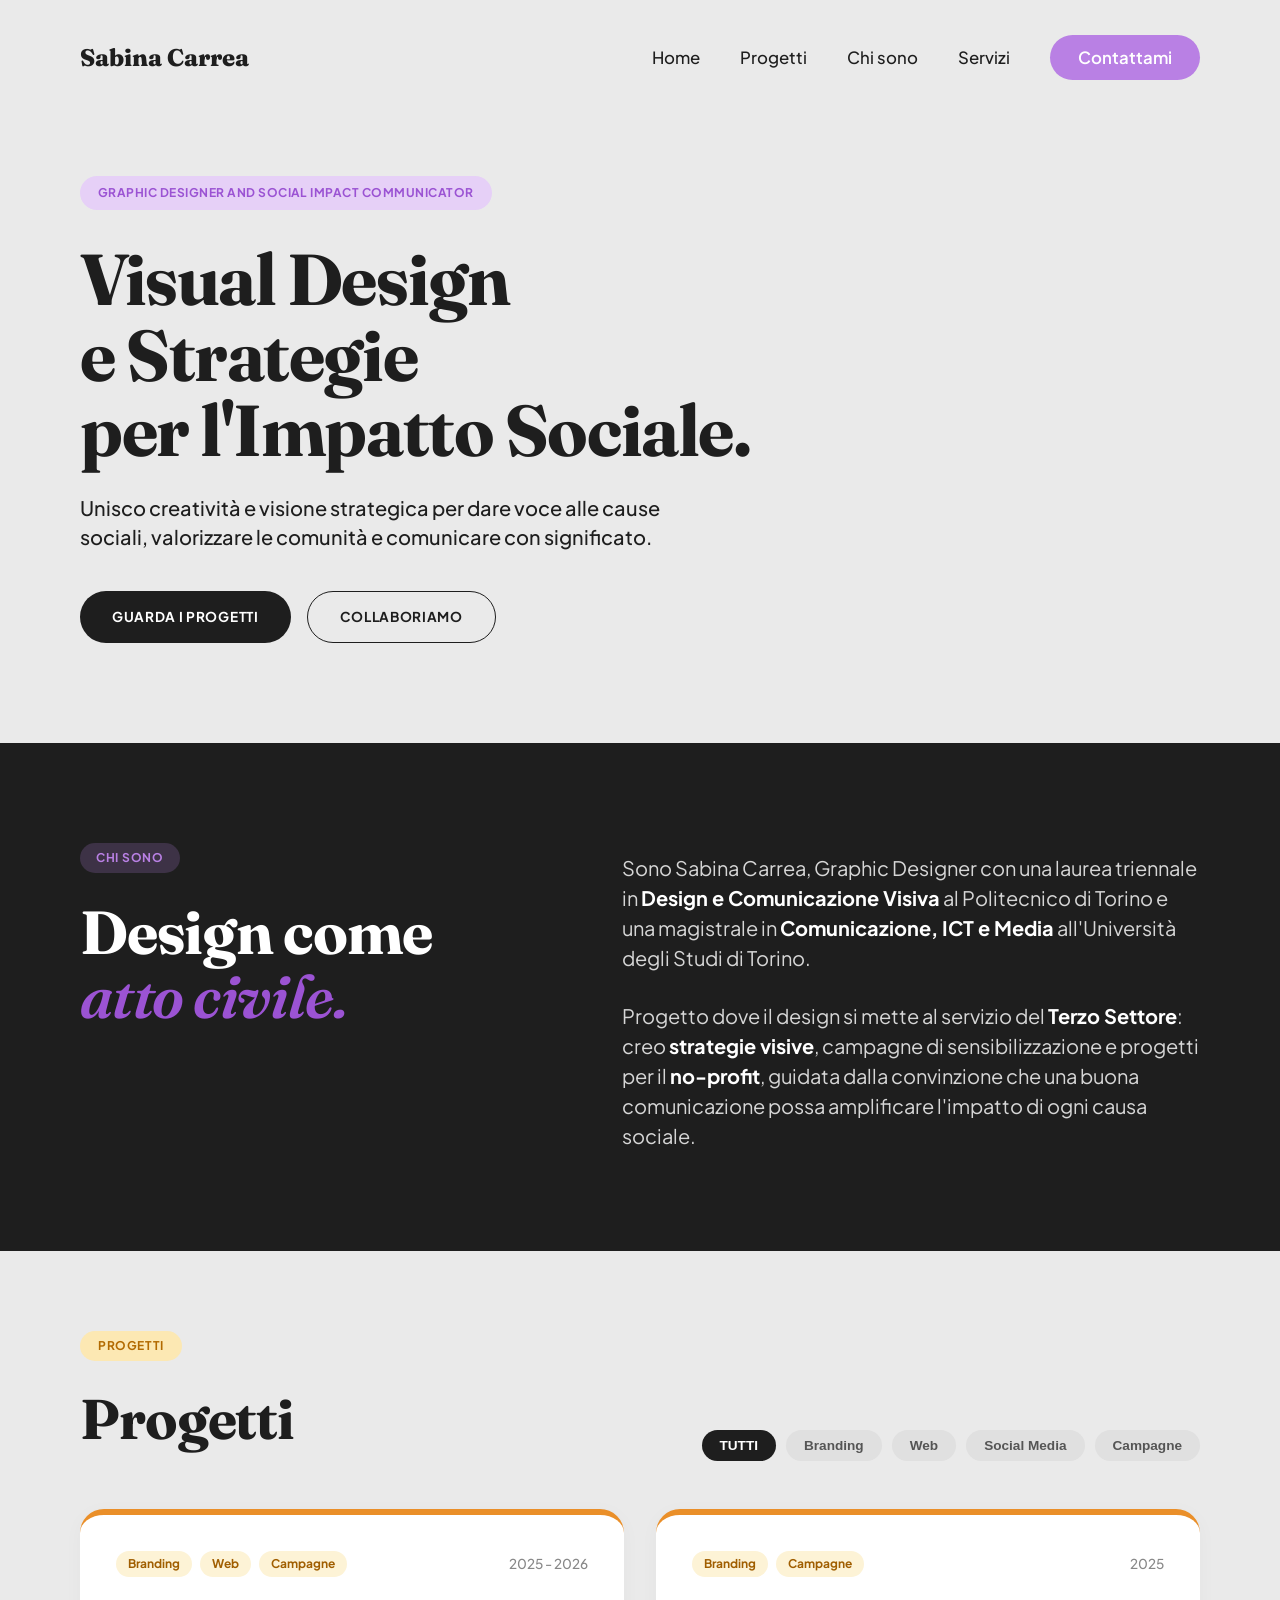
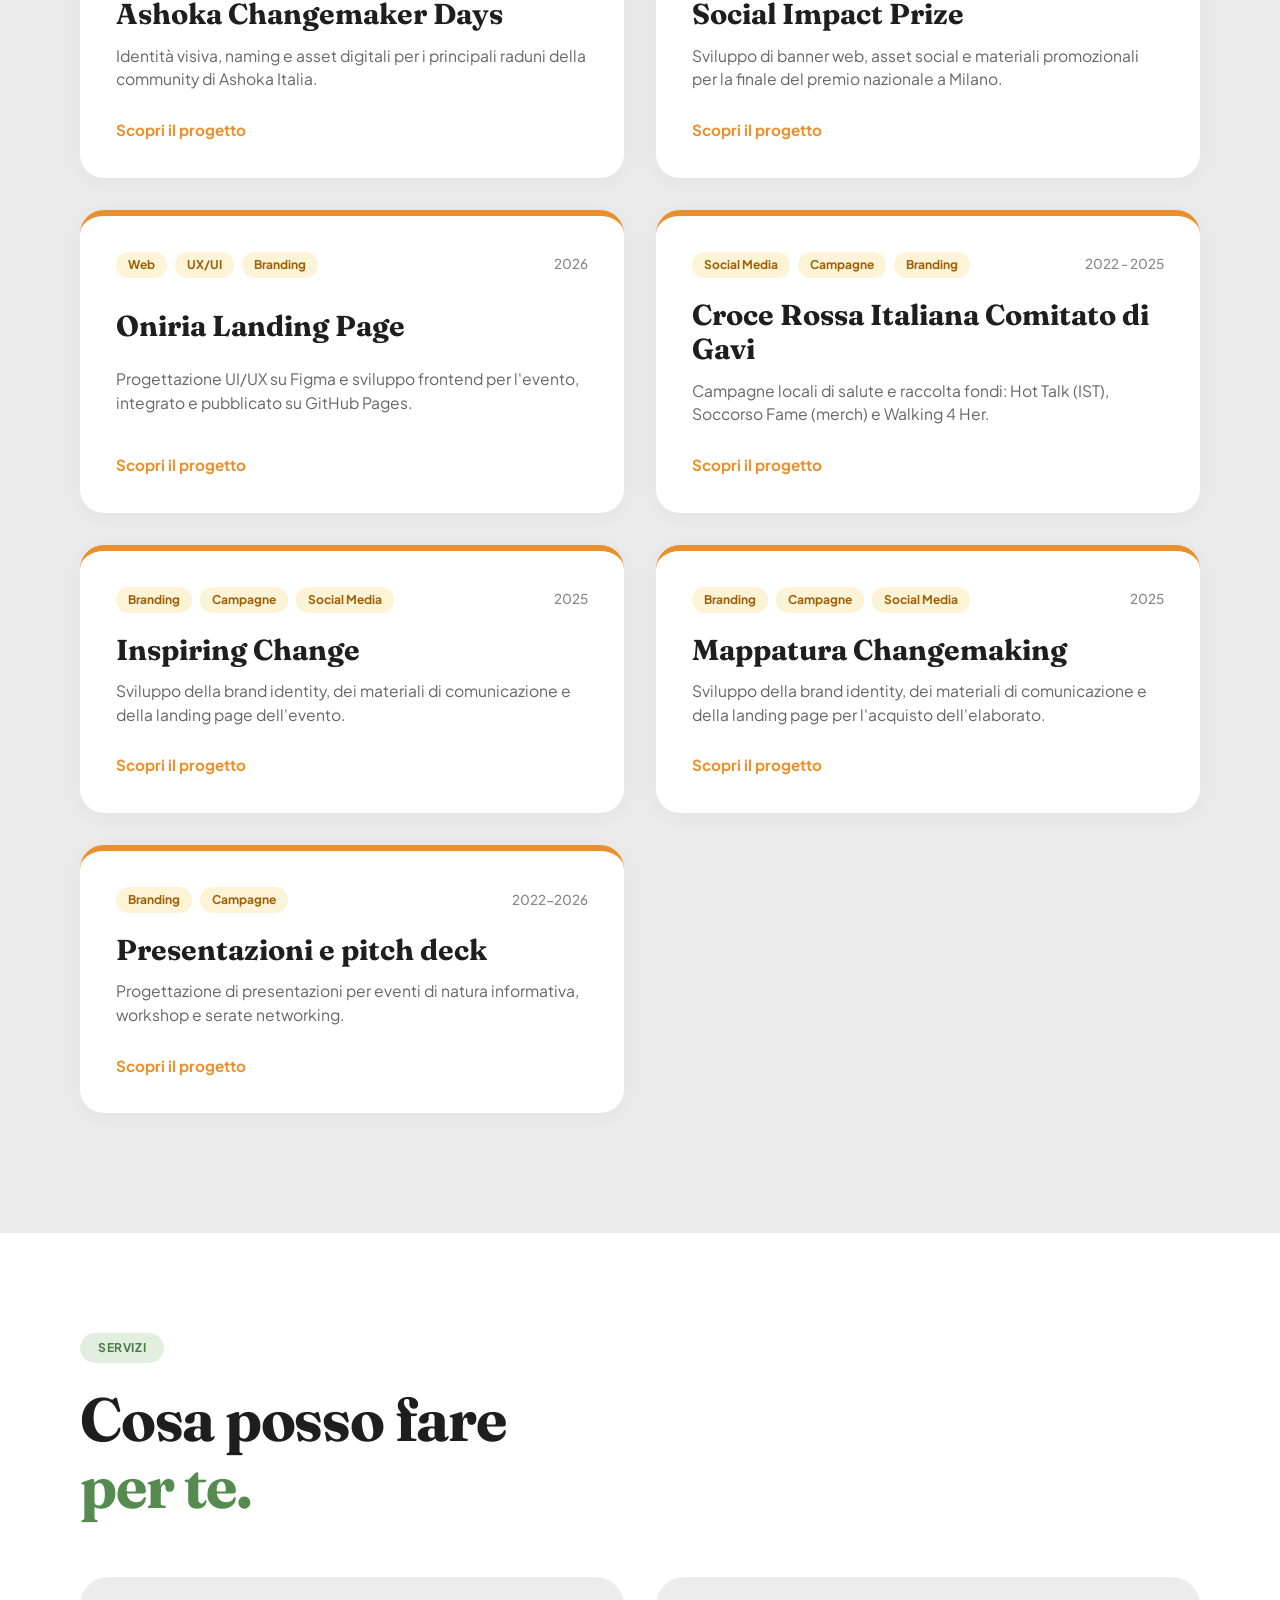
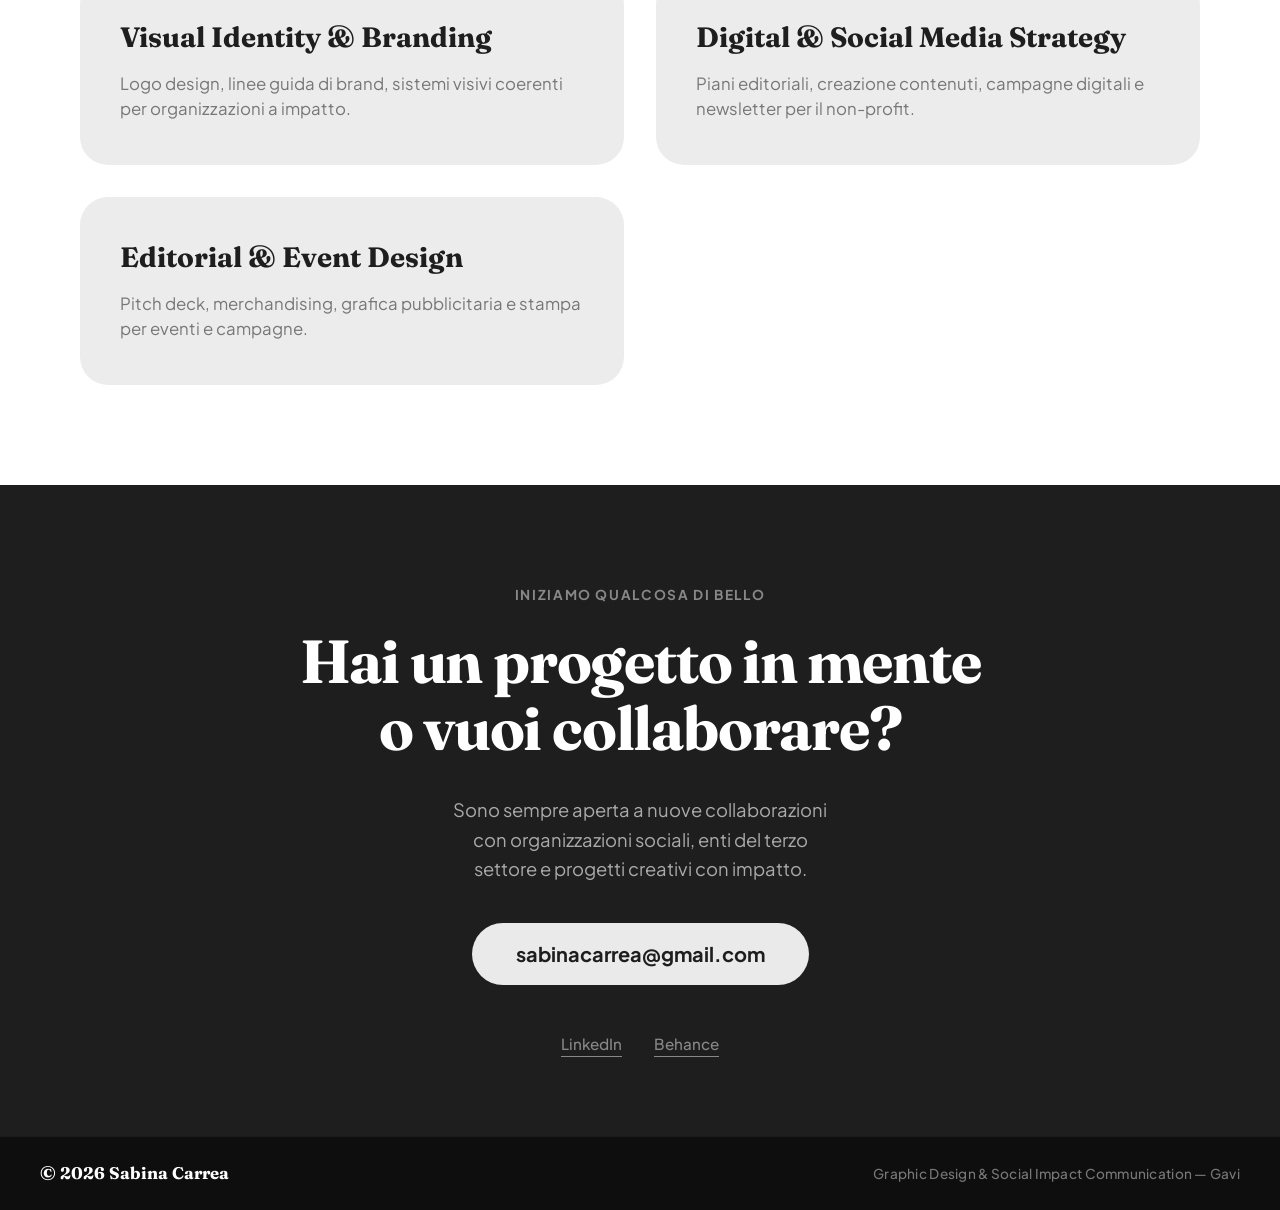
<file: index.html>
<!DOCTYPE html>
<html lang="it">
<head>
  <meta charset="UTF-8">
  <meta name="viewport" content="width=device-width, initial-scale=1.0">
  <title>Sabina Carrea - Portfolio</title>
  <link rel="stylesheet" href="style.css">
  <!-- Google Fonts -->
  <link rel="preconnect" href="https://fonts.googleapis.com">
<link rel="preconnect" href="https://fonts.gstatic.com" crossorigin>
<link href="https://fonts.googleapis.com/css2?family=Fraunces:wght@700;800;900&family=Plus+Jakarta+Sans:wght@400;500;600;700&display=swap" rel="stylesheet">
</head>
<body>

  <!-- NAVBAR -->
  <nav class="navbar">
    <div class="logo">Sabina Carrea</div>

    <button class="menu-toggle" aria-label="Apri menu">
      <span class="bar"></span>
      <span class="bar"></span>
      <span class="bar"></span>
    </button>

    <ul class="nav-links">
      <li><a href="#home">Home</a></li>
      <li><a href="#progetti">Progetti</a></li>
      <li><a href="#chi-sono">Chi sono</a></li>
      <li><a href="#servizi">Servizi</a></li>
      <li><a href="#contatti" class="btn-contattami">Contattami</a></li>
    </ul>
  </nav>

  <!-- HERO SECTION -->
  <section class="hero" id="home">
    <div class="hero-container">
      
      <div class="hero-badge">
        GRAPHIC DESIGNER AND SOCIAL IMPACT COMMUNICATOR
      </div>

      <h1 class="hero-title">
        Visual Design <br>
        e <em>Strategie</em> <br>
        per l'Impatto Sociale.
      </h1>

      <p class="hero-subtitle">
        Unisco creatività e visione strategica per dare voce alle cause sociali, valorizzare le comunità e comunicare con significato.
      </p>

      <div class="hero-actions">
        <a href="#progetti" class="btn-primary">GUARDA I PROGETTI</a>
        <a href="#contatti" class="btn-secondary">COLLABORIAMO</a>
      </div>

    </div>
  </section>

  <!-- SEZIONE CHI SONO -->
  <section class="about-section" id="chi-sono">
    <div class="about-container">
      
      <div class="about-left">
        <div class="about-badge">CHI SONO</div>
        <h2 class="about-title">
          Design come <br>
          <em>atto civile.</em>
        </h2>
      </div>

      <div class="about-right">
        <p class="about-text">
          Sono Sabina Carrea, Graphic Designer con una laurea triennale in 
          <strong>Design e Comunicazione Visiva</strong> al Politecnico di Torino e una magistrale in 
          <strong>Comunicazione, ICT e Media</strong> all'Università degli Studi di Torino.
        </p>

        <p class="about-text">
          Progetto dove il design si mette al servizio del <strong>Terzo Settore</strong>: 
          creo <strong>strategie visive</strong>, campagne di sensibilizzazione e progetti per il <strong>no-profit</strong>, 
          guidata dalla convinzione che una buona comunicazione possa amplificare l'impatto di ogni causa sociale.
        </p>
      </div>

    </div>
  </section>

  <!-- SEZIONE PROGETTI -->
  <section class="projects-section" id="progetti">
    <div class="projects-container">
      
      <div class="projects-header">
        <div class="projects-title-wrapper">
          <span class="projects-badge">PROGETTI</span>
          <h2 class="projects-main-title">Progetti</h2>
        </div>

        <div class="projects-filters">
          <button class="filter-btn active">TUTTI</button>
          <button class="filter-btn">Branding</button>
          <button class="filter-btn">Web</button>
          <button class="filter-btn">Social Media</button>
          <button class="filter-btn">Campagne</button>
        </div>
      </div>

      <div class="projects-grid">

        <article class="project-card">
          <div class="card-header">
            <div class="card-tags">
              <span class="tag">Branding</span>
              <span class="tag">Web</span>
              <span class="tag">Campagne</span>
            </div>
            <span class="card-date">2025 - 2026</span>
          </div>
          <h3 class="card-title">Ashoka Changemaker Days</h3>
          <p class="card-description">
            Identità visiva, naming e asset digitali per i principali raduni della community di Ashoka Italia.
          </p>
          <a href="progetti/cmd/indexcmd.html" class="card-link">Scopri il progetto</a>
        </article>

        <article class="project-card">
          <div class="card-header">
            <div class="card-tags">
              <span class="tag">Branding</span>
              <span class="tag">Campagne</span>
            </div>
            <span class="card-date">2025</span>
          </div>
          <h3 class="card-title">Social Impact Prize</h3>
          <p class="card-description">
            Sviluppo di banner web, asset social e materiali promozionali per la finale del premio nazionale a Milano.
          </p>
          <a href="progetti/SIP/indexsip.html" class="card-link" target="_blank">Scopri il progetto</a>
        </article>

        <article class="project-card">
          <div class="card-header">
            <div class="card-tags">
              <span class="tag">Web</span>
              <span class="tag">UX/UI</span>
              <span class="tag">Branding</span>
            </div>
            <span class="card-date">2026</span>
          </div>
          <h3 class="card-title">Oniria Landing Page</h3>
          <p class="card-description">
            Progettazione UI/UX su Figma e sviluppo frontend per l'evento, integrato e pubblicato su GitHub Pages.
          </p>
          <a href="progetti/oniria/indexoniria.html" class="card-link" target="_blank">Scopri il progetto</a>
        </article>

        <article class="project-card">
          <div class="card-header">
            <div class="card-tags">
              <span class="tag">Social Media</span>
              <span class="tag">Campagne</span>
              <span class="tag">Branding</span>
            </div>
            <span class="card-date">2022 - 2025</span>
          </div>
          <h3 class="card-title">Croce Rossa Italiana Comitato di Gavi</h3>
          <p class="card-description">
            Campagne locali di salute e raccolta fondi: Hot Talk (IST), Soccorso Fame (merch) e Walking 4 Her.
          </p>
          <a href="progetti/Croce Rossa Comitato di Gavi/indexcri.html" class="card-link">Scopri il progetto</a>
        </article>

        <article class="project-card">
          <div class="card-header">
            <div class="card-tags">
              <span class="tag">Branding</span>
              <span class="tag">Campagne</span>
              <span class="tag">Social Media</span>
            </div>
            <span class="card-date">2025</span>
          </div>
          <h3 class="card-title">Inspiring Change</h3>
          <p class="card-description">
            Sviluppo della brand identity, dei materiali di comunicazione e della landing page dell'evento.
          </p>
          <a href="progetti/Inspiringchange/indexinsp.html" class="card-link">Scopri il progetto</a>
        </article>

        <article class="project-card">
          <div class="card-header">
            <div class="card-tags">
              <span class="tag">Branding</span>
              <span class="tag">Campagne</span>
              <span class="tag">Social Media</span>
            </div>
            <span class="card-date">2025</span>
          </div>
          <h3 class="card-title">Mappatura Changemaking</h3>
          <p class="card-description">
            Sviluppo della brand identity, dei materiali di comunicazione e della landing page per l'acquisto dell'elaborato.
          </p>
          <a href="progetti/mappatura/indexmap.html" class="card-link">Scopri il progetto</a>
        </article>

        <article class="project-card">
          <div class="card-header">
            <div class="card-tags">
              <span class="tag">Branding</span>
              <span class="tag">Campagne</span>
            </div>
            <span class="card-date">2022-2026</span>
          </div>
          <h3 class="card-title">Presentazioni e pitch deck</h3>
          <p class="card-description">
            Progettazione di presentazioni per eventi di natura informativa, workshop e serate networking.
          </p>
          <a href="progetti/presentazioni/indexpres.html" class="card-link">Scopri il progetto</a>
        </article>

      </div> 
    </div> 
  </section>

  <!-- SEZIONE SERVIZI -->
  <section class="services-section" id="servizi">
    <div class="services-container">
      
      <div class="services-header">
        <span class="services-badge">SERVIZI</span>
        <h2 class="services-title">
          Cosa posso fare <br>
          <span class="highlight-green">per te.</span>
        </h2>
      </div>

      <div class="services-grid">

        <div class="service-card">
          <h3 class="service-card-title">Visual Identity & Branding</h3>
          <p class="service-card-desc">
            Logo design, linee guida di brand, sistemi visivi coerenti per organizzazioni a impatto.
          </p>
        </div>

        <div class="service-card">
          <h3 class="service-card-title">Digital & Social Media Strategy</h3>
          <p class="service-card-desc">
            Piani editoriali, creazione contenuti, campagne digitali e newsletter per il non-profit.
          </p>
        </div>

        <div class="service-card">
          <h3 class="service-card-title">Editorial & Event Design</h3>
          <p class="service-card-desc">
            Pitch deck, merchandising, grafica pubblicitaria e stampa per eventi e campagne.
          </p>
        </div>

      </div>

    </div>
  </section>

  <!-- FOOTER -->
  <footer class="site-footer" id="contatti">
    
    <div class="footer-cta-container">
      <span class="footer-subtitle">INIZIAMO QUALCOSA DI BELLO</span>
      
      <h2 class="footer-title">
        Hai un progetto in mente <br>
        o vuoi collaborare?
      </h2>

      <p class="footer-description">
        Sono sempre aperta a nuove collaborazioni <br>
        con organizzazioni sociali, enti del terzo <br>
        settore e progetti creativi con impatto.
      </p>

      <a href="mailto:sabinacarrea@gmail.com" class="footer-email-btn">
        sabinacarrea@gmail.com
      </a>

      <div class="footer-socials">
        <a href="https://www.linkedin.com/in/sabina-carrea-513774183/" target="_blank" class="social-link">LinkedIn</a>
        <a href="https://www.behance.net/sabinacarrea" target="_blank" class="social-link">Behance</a>
      </div>
    </div>

    <div class="footer-bottom">
      <div class="footer-bottom-container">
        <div class="copyright">© 2026 Sabina Carrea</div>
        <div class="footer-tagline">Graphic Design & Social Impact Communication — Gavi</div>
      </div>
    </div>

  </footer>

  <script src="script.js"></script>
</body>
</html>
</file>
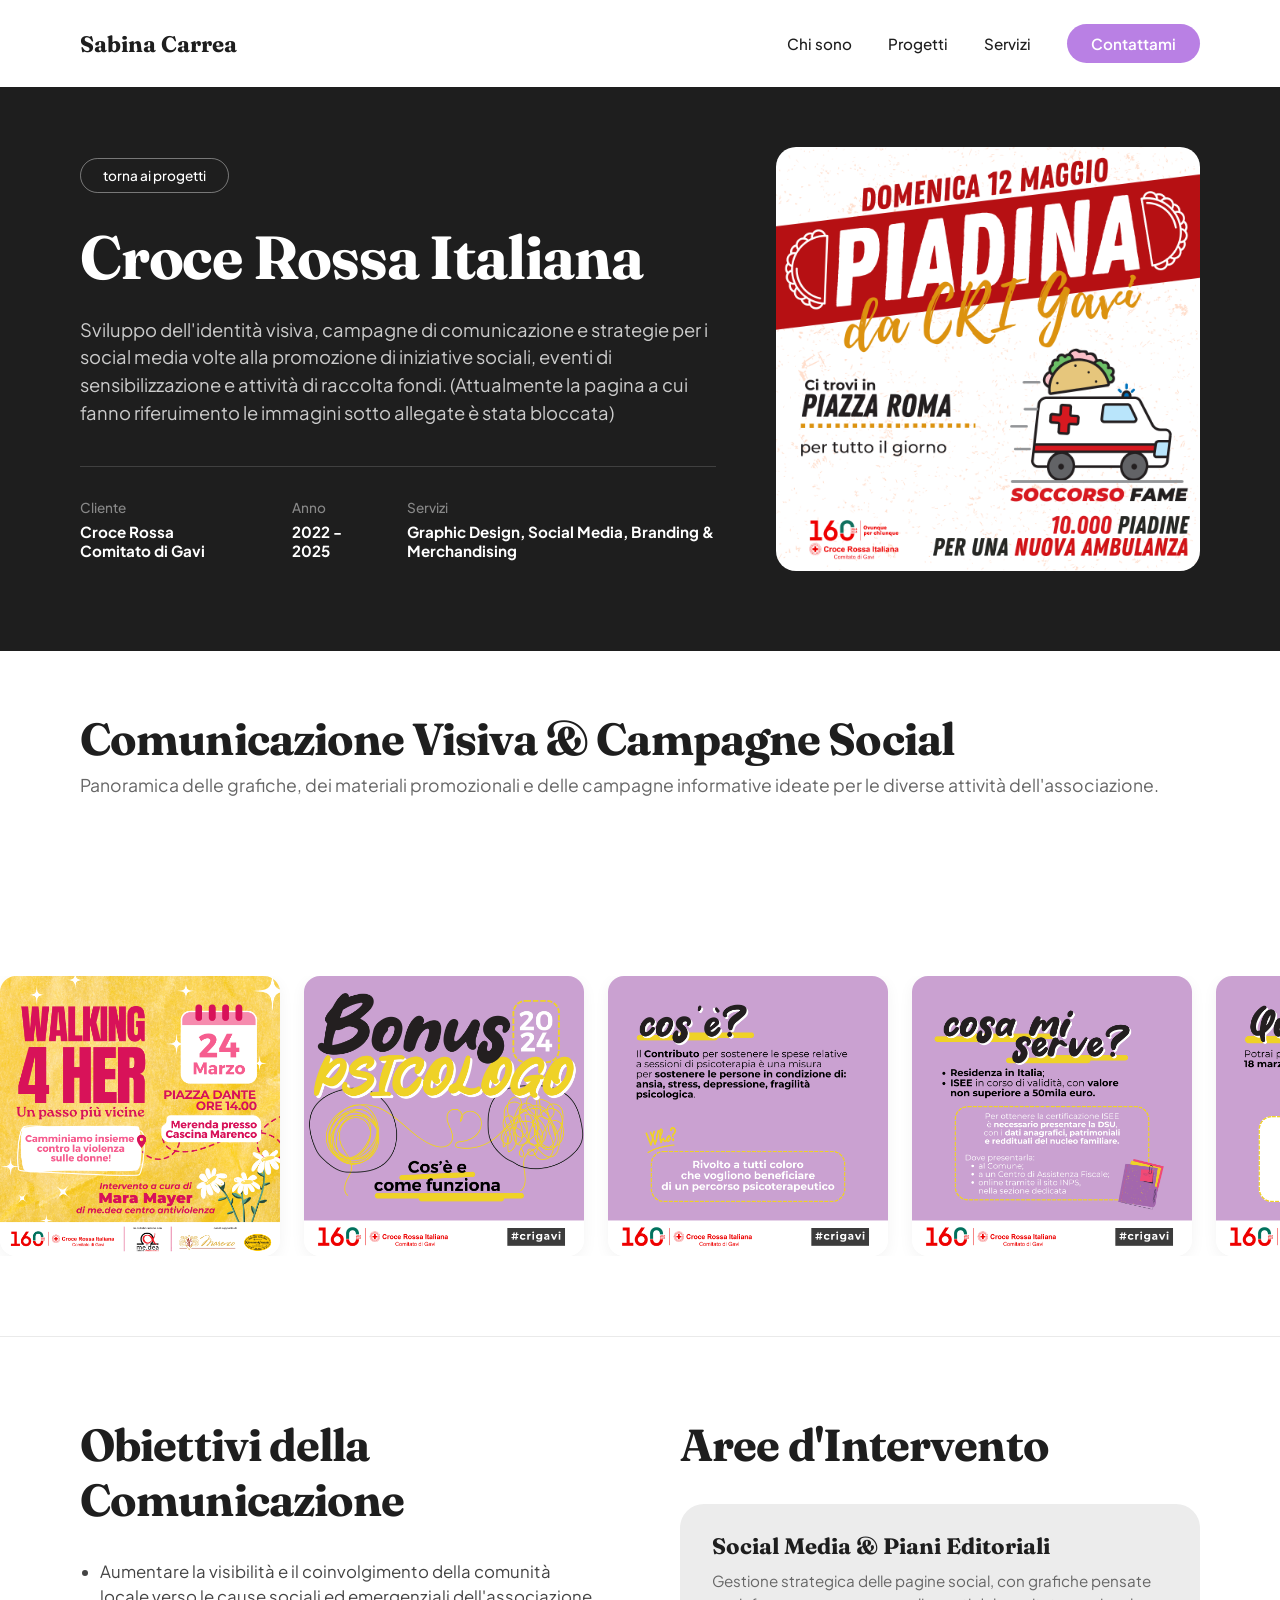
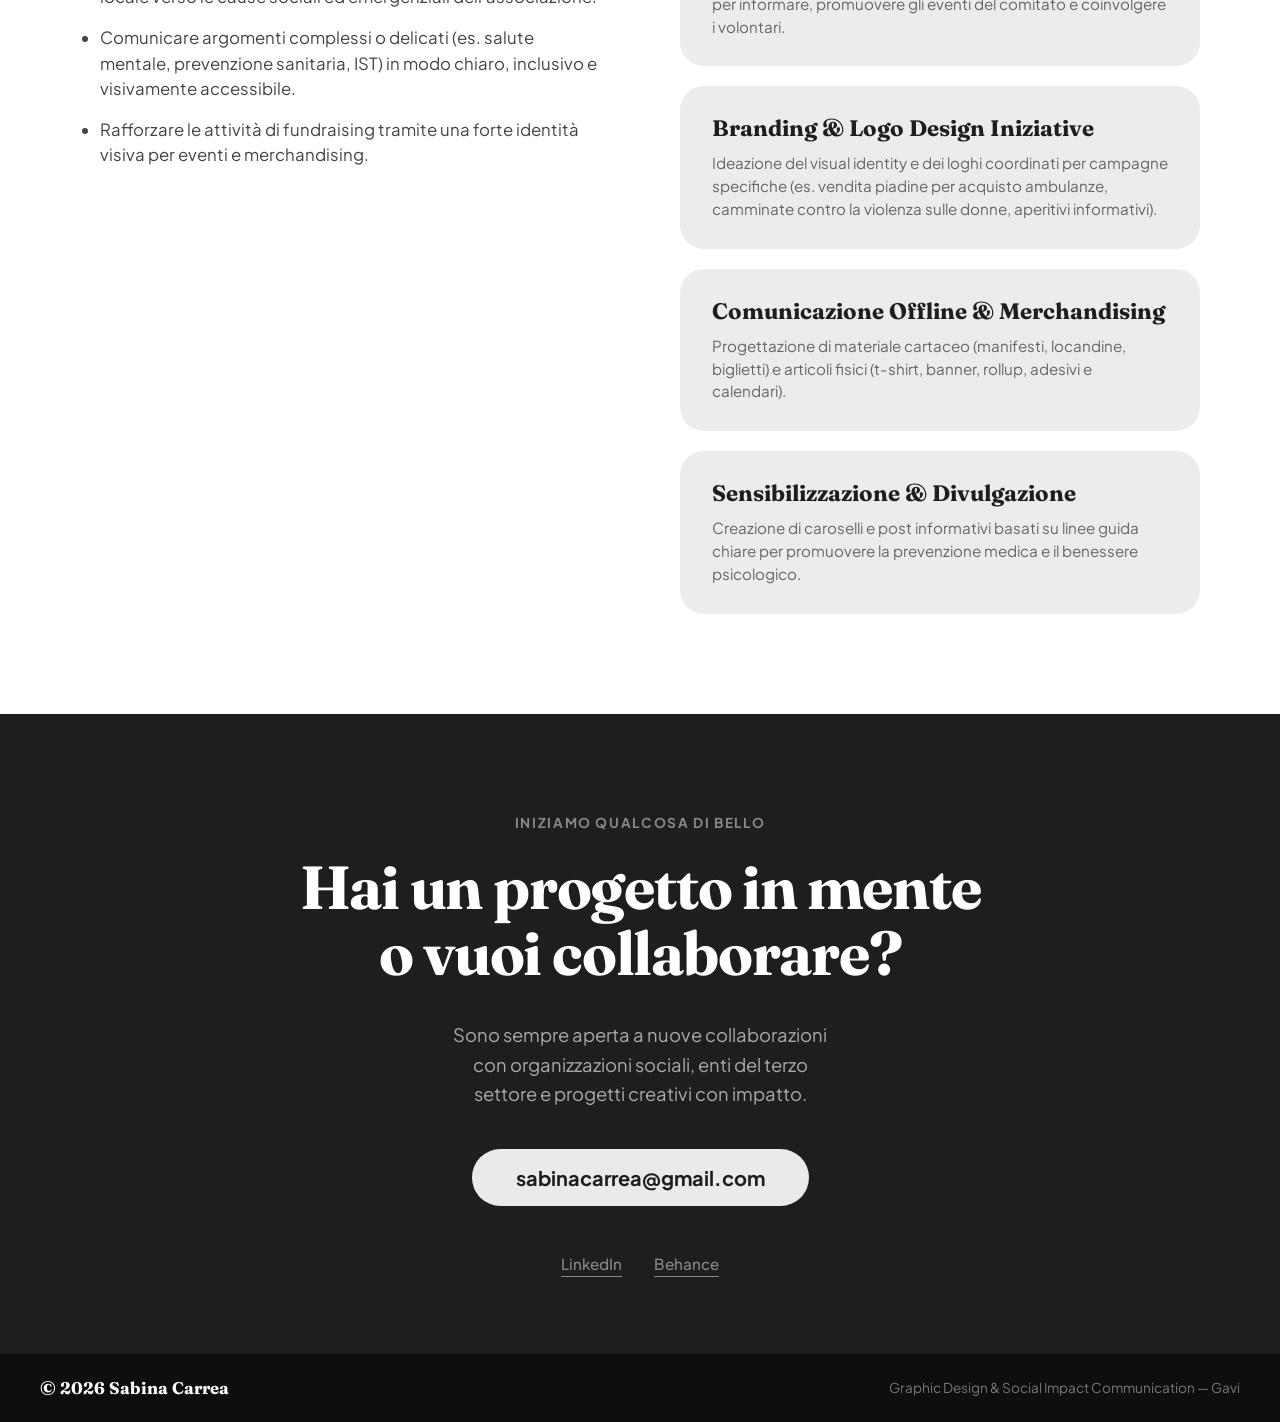
<file: progetti/Croce Rossa Comitato di Gavi/indexcri.html>
<!DOCTYPE html>
<html lang="it">
<head>
  <meta charset="UTF-8">
  <meta name="viewport" content="width=device-width, initial-scale=1.0">
  <title>Croce Rossa Italiana - Sabina Carrea</title>
  <link rel="stylesheet" href="../style.css">
  <link rel="preconnect" href="https://fonts.googleapis.com">
  <link rel="preconnect" href="https://fonts.gstatic.com" crossorigin>
  <link href="https://fonts.googleapis.com/css2?family=Fraunces:wght@700&family=Plus+Jakarta+Sans:wght@400;500;600;700;800&display=swap" rel="stylesheet">
</head>
<body>

<header class="navbar">
  <a href="../../index.html" class="logo">Sabina Carrea</a>
  
  <!-- BOTTONE HAMBURGER MOBILE -->
  <button class="nav-toggle" id="navToggle" aria-label="Apri menu">
    <span></span>
    <span></span>
    <span></span>
  </button>

  <nav class="nav-links" id="navLinks">
    <a href="../../index.html#chi-sono">Chi sono</a>
    <a href="../../index.html#progetti">Progetti</a>
    <a href="../../index.html#servizi">Servizi</a>
    <a href="../../index.html#contatti" class="btn-contattami">Contattami</a>
  </nav>
</header>

  <section class="project-hero">
    <div class="project-hero-container">
      
      <div class="hero-left-content">
        <div class="project-nav-buttons">
          <a href="../../index.html#progetti" class="btn-back">torna ai progetti</a>
        </div>

        <h1 class="project-title">Croce Rossa Italiana</h1>
        <p class="project-overview">
          Sviluppo dell'identità visiva, campagne di comunicazione e strategie per i social media volte alla promozione di iniziative sociali, eventi di sensibilizzazione e attività di raccolta fondi. (Attualmente la pagina a cui fanno riferuimento le immagini sotto allegate è stata bloccata)
        </p>

        <hr class="hero-divider">

        <div class="project-meta">
          <div class="meta-item">
            <span class="meta-label">Cliente</span>
            <span class="meta-value">Croce Rossa Comitato di Gavi</span>
          </div>
          <div class="meta-item">
            <span class="meta-label">Anno</span>
            <span class="meta-value">2022 - 2025</span>
          </div>
          <div class="meta-item">
            <span class="meta-label">Servizi</span>
            <span class="meta-value">Graphic Design, Social Media, Branding & Merchandising</span>
          </div>
        </div>
      </div>

      <div class="hero-right-image">
        <img src="immagini/piada.png" alt="Iniziative e Comunicazione Croce Rossa Italiana">
      </div>

    </div>
  </section>

  <section class="gallery-section">
    <div class="gallery-container">
      <div class="gallery-header">
        <h2 class="gallery-title">Comunicazione Visiva & Campagne Social</h2>
        <p class="gallery-subtitle">
          Panoramica delle grafiche, dei materiali promozionali e delle campagne informative ideate per le diverse attività dell'associazione.
        </p>
      </div>
    </div>
  </section>

  <!-- CAROSELLO INFINITO FULL WIDTH -->
  <section class="square-carousel-section">
    <div class="carousel-container">
      <div class="carousel-track">
        
        <!-- Blocco Immagini Principale -->
        <div class="carousel-item-square"><img src="immagini/wfh.png" alt="Campagna CRI"></div>
        <div class="carousel-item-square"><img src="immagini/bs1.png" alt="Campagna CRI"></div>
        <div class="carousel-item-square"><img src="immagini/bs2.png" alt="Campagna CRI"></div>
        <div class="carousel-item-square"><img src="immagini/bs3.png" alt="Campagna CRI"></div>
        <div class="carousel-item-square"><img src="immagini/bs4.png" alt="Campagna CRI"></div>
        <div class="carousel-item-square"><img src="immagini/bs5.png" alt="Campagna CRI"></div>
        <div class="carousel-item-square"><img src="immagini/bs6.png" alt="Campagna CRI"></div>
        <div class="carousel-item-square"><img src="immagini/dca1.png" alt="Campagna CRI"></div>
        <div class="carousel-item-square"><img src="immagini/dca2.png" alt="Campagna CRI"></div>
        <div class="carousel-item-square"><img src="immagini/dca3.png" alt="Campagna CRI"></div>
        <div class="carousel-item-square"><img src="immagini/dca4.png" alt="Campagna CRI"></div>
        <div class="carousel-item-square"><img src="immagini/seno1.png" alt="Campagna CRI"></div>
        <div class="carousel-item-square"><img src="immagini/seno2.png" alt="Campagna CRI"></div>
        <div class="carousel-item-square"><img src="immagini/seno3.png" alt="Campagna CRI"></div>
        <div class="carousel-item-square"><img src="immagini/seno4.png" alt="Campagna CRI"></div>
        <div class="carousel-item-square"><img src="immagini/isv1.png" alt="Campagna CRI"></div>
        <div class="carousel-item-square"><img src="immagini/isv2.png" alt="Campagna CRI"></div>
        <div class="carousel-item-square"><img src="immagini/isv3.png" alt="Campagna CRI"></div>
        <div class="carousel-item-square"><img src="immagini/isv4.png" alt="Campagna CRI"></div>
        <div class="carousel-item-square"><img src="immagini/isv5.png" alt="Campagna CRI"></div>
        <div class="carousel-item-square"><img src="immagini/isv6.png" alt="Campagna CRI"></div>
        <div class="carousel-item-square"><img src="immagini/roll up.png" alt="Campagna CRI"></div>
        <div class="carousel-item-square"><img src="immagini/tshirtht.png" alt="Campagna CRI"></div>
        <div class="carousel-item-square"><img src="immagini/5x1000.png" alt="Campagna CRI"></div>

        <!-- Duplicazione Identica per Loop Continuo -->
        <div class="carousel-item-square"><img src="immagini/wfh.png" alt="Campagna CRI"></div>
        <div class="carousel-item-square"><img src="immagini/bs1.png" alt="Campagna CRI"></div>
        <div class="carousel-item-square"><img src="immagini/bs2.png" alt="Campagna CRI"></div>
        <div class="carousel-item-square"><img src="immagini/bs3.png" alt="Campagna CRI"></div>
        <div class="carousel-item-square"><img src="immagini/bs4.png" alt="Campagna CRI"></div>
        <div class="carousel-item-square"><img src="immagini/bs5.png" alt="Campagna CRI"></div>
        <div class="carousel-item-square"><img src="immagini/bs6.png" alt="Campagna CRI"></div>
        <div class="carousel-item-square"><img src="immagini/dca1.png" alt="Campagna CRI"></div>
        <div class="carousel-item-square"><img src="immagini/dca2.png" alt="Campagna CRI"></div>
        <div class="carousel-item-square"><img src="immagini/dca3.png" alt="Campagna CRI"></div>
        <div class="carousel-item-square"><img src="immagini/dca4.png" alt="Campagna CRI"></div>
        <div class="carousel-item-square"><img src="immagini/seno1.png" alt="Campagna CRI"></div>
        <div class="carousel-item-square"><img src="immagini/seno2.png" alt="Campagna CRI"></div>
        <div class="carousel-item-square"><img src="immagini/seno3.png" alt="Campagna CRI"></div>
        <div class="carousel-item-square"><img src="immagini/seno4.png" alt="Campagna CRI"></div>
        <div class="carousel-item-square"><img src="immagini/isv1.png" alt="Campagna CRI"></div>
        <div class="carousel-item-square"><img src="immagini/isv2.png" alt="Campagna CRI"></div>
        <div class="carousel-item-square"><img src="immagini/isv3.png" alt="Campagna CRI"></div>
        <div class="carousel-item-square"><img src="immagini/isv4.png" alt="Campagna CRI"></div>
        <div class="carousel-item-square"><img src="immagini/isv5.png" alt="Campagna CRI"></div>
        <div class="carousel-item-square"><img src="immagini/isv6.png" alt="Campagna CRI"></div>
        <div class="carousel-item-square"><img src="immagini/roll up.png" alt="Campagna CRI"></div>
        <div class="carousel-item-square"><img src="immagini/tshirtht.png" alt="Campagna CRI"></div>
        <div class="carousel-item-square"><img src="immagini/5x1000.png" alt="Campagna CRI"></div>

      </div>
    </div>
  </section>

  <section class="project-details">
    <div class="project-details-container">
      
      <div class="details-left">
        <h2 class="section-title">Obiettivi della Comunicazione</h2>
        <ul class="goals-list">
          <li>Aumentare la visibilità e il coinvolgimento della comunità locale verso le cause sociali ed emergenziali dell'associazione.</li>
          <li>Comunicare argomenti complessi o delicati (es. salute mentale, prevenzione sanitaria, IST) in modo chiaro, inclusivo e visivamente accessibile.</li>
          <li>Rafforzare le attività di fundraising tramite una forte identità visiva per eventi e merchandising.</li>
        </ul>
      </div>

      <div class="details-right">
        <h2 class="section-title">Aree d'Intervento</h2>

        <div class="process-steps">
          <div class="process-card">
            <h3 class="process-title">Social Media & Piani Editoriali</h3>
            <p class="process-desc">
              Gestione strategica delle pagine social, con grafiche pensate per informare, promuovere gli eventi del comitato e coinvolgere i volontari.
            </p>
          </div>

          <div class="process-card">
            <h3 class="process-title">Branding & Logo Design Iniziative</h3>
            <p class="process-desc">
              Ideazione del visual identity e dei loghi coordinati per campagne specifiche (es. vendita piadine per acquisto ambulanze, camminate contro la violenza sulle donne, aperitivi informativi).
            </p>
          </div>

          <div class="process-card">
            <h3 class="process-title">Comunicazione Offline & Merchandising</h3>
            <p class="process-desc">
              Progettazione di materiale cartaceo (manifesti, locandine, biglietti) e articoli fisici (t-shirt, banner, rollup, adesivi e calendari).
            </p>
          </div>

          <div class="process-card">
            <h3 class="process-title">Sensibilizzazione & Divulgazione</h3>
            <p class="process-desc">
              Creazione di caroselli e post informativi basati su linee guida chiare per promuovere la prevenzione medica e il benessere psicologico.
            </p>
          </div>
        </div>
      </div>

    </div>
  </section>

  <footer class="site-footer" id="contatti">
    <div class="footer-cta-container">
      <span class="footer-subtitle">INIZIAMO QUALCOSA DI BELLO</span>
      
      <h2 class="footer-title">
        Hai un progetto in mente <br>
        o vuoi collaborare?
      </h2>

      <p class="footer-description">
        Sono sempre aperta a nuove collaborazioni <br>
        con organizzazioni sociali, enti del terzo <br>
        settore e progetti creativi con impatto.
      </p>

      <a href="mailto:sabinacarrea@gmail.com" class="footer-email-btn">
        sabinacarrea@gmail.com
      </a>

      <div class="footer-socials">
        <a href="https://www.linkedin.com/in/sabina-carrea-513774183/" target="_blank" class="social-link">LinkedIn</a>
        <a href="https://www.behance.net/sabinacarrea" target="_blank" class="social-link">Behance</a>
      </div>
    </div>

    <div class="footer-bottom">
      <div class="footer-bottom-container">
        <div class="copyright">© 2026 Sabina Carrea</div>
        <div class="footer-tagline">Graphic Design & Social Impact Communication — Gavi</div>
      </div>
    </div>
  </footer>


<script>
  const navToggle = document.getElementById('navToggle');
  const navLinks = document.getElementById('navLinks');

  navToggle.addEventListener('click', () => {
    navToggle.classList.toggle('active');
    navLinks.classList.toggle('active');
  });
</script>

</body>
</html>
</file>
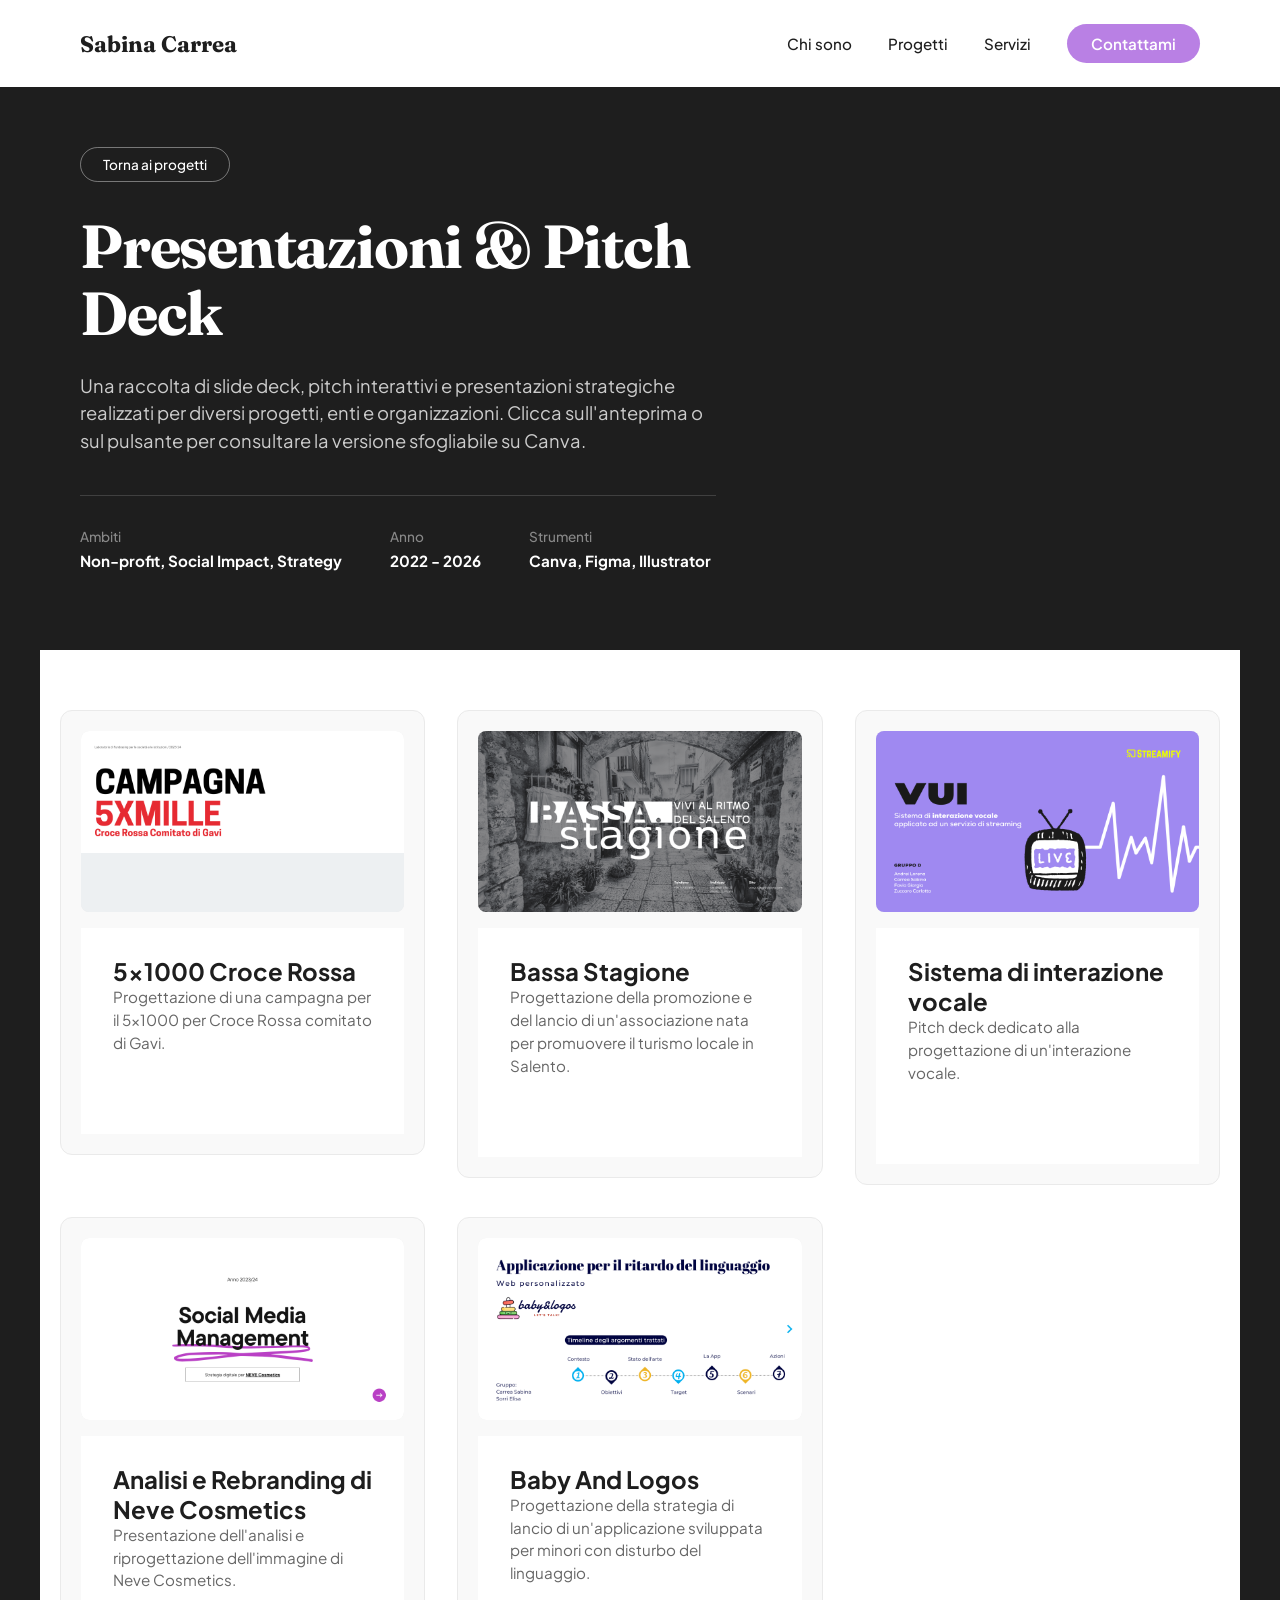
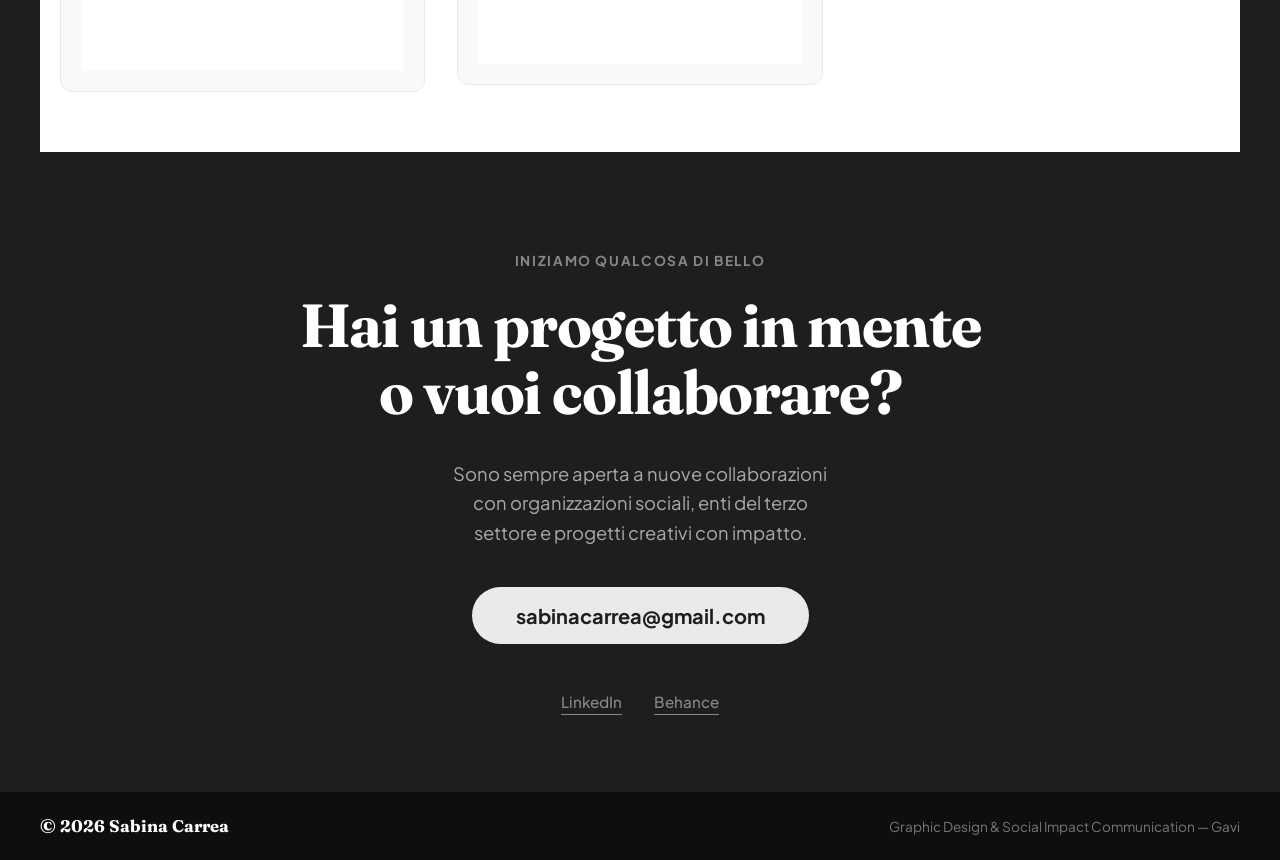
<file: progetti/presentazioni/indexpres.html>
<!DOCTYPE html>
<html lang="it">
<head>
  <meta charset="UTF-8">
  <meta name="viewport" content="width=device-width, initial-scale=1.0">
  <title>Presentazioni & Deck - Sabina Carrea</title>
  <link rel="stylesheet" href="../style.css">
  
  <!-- Google Fonts: Fraunces e Plus Jakarta Sans -->
  <link rel="preconnect" href="https://fonts.googleapis.com">
  <link rel="preconnect" href="https://fonts.gstatic.com" crossorigin>
  <link href="https://fonts.googleapis.com/css2?family=Fraunces:wght@700&family=Plus+Jakarta+Sans:wght@400;500;600;700;800&display=swap" rel="stylesheet">
</head>
<body>

  <!-- NAVBAR CHIARA -->
  <header class="navbar">
    <div class="logo">Sabina Carrea</div>
    <nav class="nav-links">
      <a href="../../index.html#chi-sono">Chi sono</a>
      <a href="../../index.html#progetti">Progetti</a>
      <a href="../../index.html#servizi">Servizi</a>
      <a href="../../index.html#contatti" class="btn-contattami">Contattami</a>
    </nav>
  </header>

  <main>
    <!-- HERO PROGETTO (SCURA) -->
    <section class="project-hero">
      <div class="project-hero-container">
        
        <!-- COLONNA SINISTRA: TESTI E METADATI -->
        <div class="hero-left-content">
          
          <!-- BOTTONI -->
          <div class="project-nav-buttons" style="display: flex; gap: 12px; margin-bottom: 32px;">
            <a href="../../index.html#progetti" class="btn-back">Torna ai progetti</a>
          </div>

          <!-- TITOLO E DESCRIZIONE -->
          <h1 class="project-title">Presentazioni & Pitch Deck</h1>
          <p class="project-overview">
            Una raccolta di slide deck, pitch interattivi e presentazioni strategiche realizzati per diversi progetti, enti e organizzazioni. Clicca sull'anteprima o sul pulsante per consultare la versione sfogliabile su Canva.
          </p>

          <hr class="hero-divider">

          <!-- METADATI -->
          <div class="project-meta">
            <div class="meta-item">
              <span class="meta-label">Ambiti</span>
              <span class="meta-value">Non-profit, Social Impact, Strategy</span>
            </div>
            <div class="meta-item">
              <span class="meta-label">Anno</span>
              <span class="meta-value">2022 - 2026</span>
            </div>
            <div class="meta-item">
              <span class="meta-label">Strumenti</span>
              <span class="meta-value">Canva, Figma, Illustrator</span>
            </div>
          </div>

        </div>
      </div>
    </section>

    <!-- GRIGLIA CARDS PRESENTAZIONI -->
    <section class="gallery-section" style="padding: 60px 20px; max-width: 1200px; margin: 0 auto;">
      <div class="gallery-grid" style="display: grid; grid-template-columns: repeat(auto-fit, minmax(320px, 1fr)); gap: 32px;">
        
        <!-- PRESENTAZIONE 1 -->
        <article class="gallery-item" style="background: #f9f9f9; padding: 20px; border-radius: 12px;">
          <a href="https://canva.link/jahw3qlotf13cov" target="_blank" rel="noopener noreferrer" style="text-decoration: none; display: block;">
            <div class="mockup-container" style="overflow: hidden; border-radius: 8px; margin-bottom: 16px;">
              <img src="immagini/LAb Fundrasing.png" alt="Anteprima Campagna 5x1000 Croce Rossa" style="width: 100%; height: auto; display: block; transition: transform 0.3s ease;">
            </div>
          </a>
          <div class="gallery-caption">
            <h2>5x1000 Croce Rossa</h2>
            <p style="margin-bottom: 16px;">Progettazione di una campagna per il 5x1000 per Croce Rossa comitato di Gavi.</p>
            <a href="https://canva.link/jahw3qlotf13cov" target="_blank" rel="noopener noreferrer" class="btn-back" style="display: inline-block;">Apri su Canva ↗</a>
          </div>
        </article>

        <!-- PRESENTAZIONE 2 -->
        <article class="gallery-item" style="background: #f9f9f9; padding: 20px; border-radius: 12px;">
          <a href="https://canva.link/f3jftfuedekiai8" target="_blank" rel="noopener noreferrer" style="text-decoration: none; display: block;">
            <div class="mockup-container" style="overflow: hidden; border-radius: 8px; margin-bottom: 16px;">
              <img src="immagini/bassa stagione.png" alt="Anteprima Progetto Bassa Stagione" style="width: 100%; height: auto; display: block; transition: transform 0.3s ease;">
            </div>
          </a>
          <div class="gallery-caption">
            <h2>Bassa Stagione</h2>
            <p style="margin-bottom: 16px;">Progettazione della promozione e del lancio di un'associazione nata per promuovere il turismo locale in Salento.</p>
            <a href="https://canva.link/f3jftfuedekiai8" target="_blank" rel="noopener noreferrer" class="btn-back" style="display: inline-block;">Apri su Canva ↗</a>
          </div>
        </article>

        <!-- PRESENTAZIONE 3 -->
        <article class="gallery-item" style="background: #f9f9f9; padding: 20px; border-radius: 12px;">
          <a href="https://canva.link/u9vwnktf3lbz314" target="_blank" rel="noopener noreferrer" style="text-decoration: none; display: block;">
            <div class="mockup-container" style="overflow: hidden; border-radius: 8px; margin-bottom: 16px;">
              <img src="immagini/live.png" alt="Anteprima Pitch Deck Sistema di Interazione Vocale" style="width: 100%; height: auto; display: block; transition: transform 0.3s ease;">
            </div>
          </a>
          <div class="gallery-caption">
            <h2>Sistema di interazione vocale</h2>
            <p style="margin-bottom: 16px;">Pitch deck dedicato alla progettazione di un'interazione vocale.</p>
            <a href="https://canva.link/u9vwnktf3lbz314" target="_blank" rel="noopener noreferrer" class="btn-back" style="display: inline-block;">Apri su Canva ↗</a>
          </div>
        </article>

        <!-- PRESENTAZIONE 4 -->
        <article class="gallery-item" style="background: #f9f9f9; padding: 20px; border-radius: 12px;">
          <a href="https://canva.link/3s8ggnvw98l03rd" target="_blank" rel="noopener noreferrer" style="text-decoration: none; display: block;">
            <div class="mockup-container" style="overflow: hidden; border-radius: 8px; margin-bottom: 16px;">
              <img src="immagini/neve.png" alt="Anteprima Rebranding Neve Cosmetics" style="width: 100%; height: auto; display: block; transition: transform 0.3s ease;">
            </div>
          </a>
          <div class="gallery-caption">
            <h2>Analisi e Rebranding di Neve Cosmetics</h2>
            <p style="margin-bottom: 16px;">Presentazione dell'analisi e riprogettazione dell'immagine di Neve Cosmetics.</p>
            <a href="https://canva.link/3s8ggnvw98l03rd" target="_blank" rel="noopener noreferrer" class="btn-back" style="display: inline-block;">Apri su Canva ↗</a>
          </div>
        </article>

        <!-- PRESENTAZIONE 5 -->
        <article class="gallery-item" style="background: #f9f9f9; padding: 20px; border-radius: 12px;">
          <a href="https://canva.link/9853zb3qhtodic3" target="_blank" rel="noopener noreferrer" style="text-decoration: none; display: block;">
            <div class="mockup-container" style="overflow: hidden; border-radius: 8px; margin-bottom: 16px;">
              <img src="immagini/Prova progetto web sicuro.png" alt="Anteprima Strategia Baby And Logos" style="width: 100%; height: auto; display: block; transition: transform 0.3s ease;">
            </div>
          </a>
          <div class="gallery-caption">
            <h2>Baby And Logos</h2>
            <p style="margin-bottom: 16px;">Progettazione della strategia di lancio di un'applicazione sviluppata per minori con disturbo del linguaggio.</p>
            <a href="https://canva.link/9853zb3qhtodic3" target="_blank" rel="noopener noreferrer" class="btn-back" style="display: inline-block;">Apri su Canva ↗</a>
          </div>
        </article>

      </div>
    </section>
  </main>

  <!-- FOOTER SCURO -->
  <footer class="site-footer" id="contatti">
    <div class="footer-cta-container">
      <span class="footer-subtitle">INIZIAMO QUALCOSA DI BELLO</span>
      
      <h2 class="footer-title">
        Hai un progetto in mente <br>
        o vuoi collaborare?
      </h2>

      <p class="footer-description">
        Sono sempre aperta a nuove collaborazioni <br>
        con organizzazioni sociali, enti del terzo <br>
        settore e progetti creativi con impatto.
      </p>

      <a href="mailto:sabinacarrea@gmail.com" class="footer-email-btn">
        sabinacarrea@gmail.com
      </a>

      <div class="footer-socials">
        <a href="https://www.linkedin.com/in/sabina-carrea-513774183/" target="_blank" rel="noopener noreferrer" class="social-link">LinkedIn</a>
        <a href="https://www.behance.net/sabinacarrea" target="_blank" rel="noopener noreferrer" class="social-link">Behance</a>
      </div>
    </div>

    <div class="footer-bottom">
      <div class="footer-bottom-container">
        <div class="copyright">© 2026 Sabina Carrea</div>
        <div class="footer-tagline">Graphic Design & Social Impact Communication — Gavi</div>
      </div>
    </div>
  </footer>

</body>
</html>
</file>
<file: style.css>
/* --- PALETTE E FONTS --- */
:root {
  --bg-color: #EAEAEA;
  --text-dark: #1E1E1E;
  --btn-purple: #B980E4;
  --badge-bg: #E6D0F7;
  --badge-text: #9B53D3;
  
  --font-serif: 'Fraunces', Georgia, serif;
  --font-sans: 'Plus Jakarta Sans', sans-serif;
}

* {
  box-sizing: border-box;
  margin: 0;
  padding: 0;
}

html, body {
  max-width: 100%;
  overflow-x: hidden;
}

html {
  scroll-behavior: smooth;
}

body {
  background-color: var(--bg-color);
  color: var(--text-dark);
  font-family: var(--font-sans);
  line-height: 1.5;
  -webkit-font-smoothing: antialiased;
}

/* --- NAVBAR --- */
.navbar {
  display: flex;
  justify-content: space-between;
  align-items: center;
  padding: 40px 80px;
  max-width: 1400px;
  margin: 0 auto;
  position: relative;
  z-index: 1000;
}

.logo {
  font-family: var(--font-serif);
  font-weight: 800;
  font-size: 1.5rem;
  color: var(--text-dark);
  text-decoration: none;
}

/* BOTTONE HAMBURGER */
.menu-toggle {
  display: none;
  flex-direction: column;
  justify-content: space-between;
  width: 30px;
  height: 20px;
  background: transparent;
  border: none;
  cursor: pointer;
  padding: 0;
  z-index: 1001;
}

.bar {
  width: 100%;
  height: 3px;
  background-color: var(--text-dark);
  border-radius: 4px;
  transition: all 0.3s ease;
}

.menu-toggle.active .bar:nth-child(1) {
  transform: translateY(8.5px) rotate(45deg);
}

.menu-toggle.active .bar:nth-child(2) {
  opacity: 0;
}

.menu-toggle.active .bar:nth-child(3) {
  transform: translateY(-8.5px) rotate(-45deg);
}

/* LINK NAVBAR */
.nav-links {
  display: flex;
  align-items: center;
  gap: 40px;
  list-style: none;
}

.nav-links a {
  text-decoration: none;
  color: var(--text-dark);
  font-weight: 500;
  font-size: 1.05rem;
  transition: opacity 0.2s ease;
}

.nav-links a:hover {
  opacity: 0.7;
}

.btn-contattami {
  background-color: var(--btn-purple);
  color: #FFFFFF !important;
  padding: 12px 28px;
  border-radius: 999px;
  font-weight: 600 !important;
  transition: transform 0.2s ease !important;
}

.btn-contattami:hover {
  transform: translateY(-2px);
}

/* --- HERO SECTION --- */
.hero {
  max-width: 1400px;
  margin: 0 auto;
  padding: 60px 80px 100px 80px;
  display: flex;
  align-items: center;
  justify-content: flex-start;
}

.hero-container {
  max-width: 800px;
}

.hero-badge {
  display: inline-block;
  background-color: var(--badge-bg);
  color: var(--badge-text);
  font-size: 0.75rem;
  font-weight: 700;
  letter-spacing: 0.04em;
  padding: 8px 18px;
  border-radius: 999px;
  margin-bottom: 32px;
}

.hero-title {
  font-family: var(--font-serif);
  font-size: 4.5rem;
  font-weight: 700;
  line-height: 1.05;
  color: var(--text-dark);
  letter-spacing: -0.02em;
  margin-bottom: 24px;
}

.hero-title em {
font-family: var(--font-serif);
  font-style: normal;
  font-weight: 700;
}

.hero-subtitle {
  font-size: 1.25rem;
  color: var(--text-dark);
  max-width: 620px;
  margin-bottom: 40px;
  font-weight: 500;
  line-height: 1.45;
}

.hero-actions {
  display: flex;
  align-items: center;
  gap: 16px;
}

.btn-primary {
  background-color: var(--text-dark);
  color: #FFFFFF;
  text-decoration: none;
  font-size: 0.85rem;
  font-weight: 700;
  letter-spacing: 0.05em;
  padding: 16px 32px;
  border-radius: 999px;
  display: inline-block;
  text-align: center;
}

.btn-secondary {
  background-color: transparent;
  color: var(--text-dark);
  text-decoration: none;
  font-size: 0.85rem;
  font-weight: 700;
  letter-spacing: 0.05em;
  padding: 15px 32px;
  border-radius: 999px;
  border: 1.5px solid var(--text-dark);
  display: inline-block;
  text-align: center;
}

/* --- SEZIONE CHI SONO --- */
.about-section { 
  background-color: #1E1E1E;
  color: #EAEAEA;
  padding: 100px 80px;
  font-family: var(--font-sans);
}


.about-container {
  max-width: 1300px;
  margin: 0 auto;
  display: grid;
  grid-template-columns: 1fr 1.2fr;
  gap: 60px;
  align-items: start;
}

.about-badge {
  display: inline-block;
  background-color: rgba(185, 128, 228, 0.2);
  color: #B980E4;
  font-size: 0.75rem;
  font-weight: 700;
  letter-spacing: 0.06em;
  padding: 6px 16px;
  border-radius: 999px;
  margin-bottom: 28px;
}

.about-title {
  font-family: var(--font-serif);
  font-size: 3.8rem;
  font-weight: 700;
  line-height: 1.05;
  color: #FFFFFF;
  letter-spacing: -0.02em;
}

.about-title em {
  font-family: var(--font-serif);
  font-weight: 600;
  color: #9B53D3;
}

.about-right {
  display: flex;
  flex-direction: column;
  gap: 28px;
  padding-top: 10px;
}

.about-text {
  font-size: 1.25rem;
  line-height: 1.5;
  color: #D6D6D6;
  font-weight: 400;
}

.about-text strong {
  color: #FFFFFF;
  font-weight: 700;
}

/* --- SEZIONE PROGETTI --- */
.projects-section {
  background-color: #EAEAEA;
  padding: 80px 80px 120px 80px;
  font-family: var(--font-sans);
  color: #1E1E1E;
}

.projects-container {
  max-width: 1300px;
  margin: 0 auto;
}

.projects-header {
  display: flex;
  justify-content: space-between;
  align-items: flex-end;
  margin-bottom: 48px;
}

.projects-badge {
  display: inline-block;
  background-color: #FCE8B3;
  color: #B26A00;
  font-size: 0.75rem;
  font-weight: 700;
  letter-spacing: 0.05em;
  padding: 6px 18px;
  border-radius: 999px;
  margin-bottom: 16px;
}

.projects-main-title {
  font-family: var(--font-serif);
  font-size: 3.5rem;
  font-weight: 700;
  color: #1E1E1E;
  margin: 0;
  letter-spacing: -0.02em;
}

.projects-filters {
  display: flex;
  gap: 10px;
  flex-wrap: wrap;
}

.filter-btn {
  background-color: #E0E0E0;
  border: none;
  color: #555555;
  padding: 8px 18px;
  border-radius: 999px;
  font-size: 0.85rem;
  font-weight: 600;
  cursor: pointer;
  transition: all 0.2s ease;
}

.filter-btn.active {
  background-color: #1E1E1E;
  color: #FFFFFF;
}

.filter-btn:hover:not(.active) {
  background-color: #D0D0D0;
}

.projects-grid {
  display: grid;
  grid-template-columns: repeat(2, 1fr);
  gap: 32px;
}

.project-card {
  background-color: #FFFFFF;
  border-radius: 24px;
  padding: 36px;
  border-top: 6px solid #EA8F29;
  box-shadow: 0 4px 20px rgba(0, 0, 0, 0.03);
  display: flex;
  flex-direction: column;
  justify-content: space-between;
  transition: transform 0.3s ease, opacity 0.3s ease, box-shadow 0.2s ease;
}

.project-card:hover {
  transform: translateY(-4px);
  box-shadow: 0 8px 30px rgba(0, 0, 0, 0.08);
}

.card-header {
  display: flex;
  justify-content: space-between;
  align-items: center;
  margin-bottom: 20px;
}

.card-tags {
  display: flex;
  gap: 8px;
  flex-wrap: wrap;
}

.tag {
  background-color: #FDF3D6;
  color: #A05E00;
  font-size: 0.75rem;
  font-weight: 700;
  padding: 4px 12px;
  border-radius: 999px;
}

.card-date {
  font-size: 0.85rem;
  color: #888888;
  font-weight: 500;
}

.card-title {
  font-family: var(--font-serif);
  font-size: 1.8rem;
  font-weight: 700;
  color: #1E1E1E;
  margin-bottom: 12px;
  line-height: 1.2;
}

.card-description {
  font-size: 0.98rem;
  color: #666666;
  line-height: 1.5;
  margin-bottom: 28px;
}

.card-link {
  color: #EA8F29;
  text-decoration: none;
  font-weight: 700;
  font-size: 0.95rem;
  transition: opacity 0.2s ease;
}

.card-link:hover {
  opacity: 0.8;
}

/* --- SEZIONE SERVIZI --- */
.services-section {
  background-color: #FFFFFF;
  padding: 100px 80px;
  font-family: var(--font-sans);
  color: #1E1E1E;
}

.services-container {
  max-width: 1300px;
  margin: 0 auto;
}

.services-badge {
  display: inline-block;
  background-color: #E2EFE0;
  color: #4B7846;
  font-size: 0.75rem;
  font-weight: 700;
  letter-spacing: 0.05em;
  padding: 6px 18px;
  border-radius: 999px;
  margin-bottom: 24px;
}

.services-title {
  font-family: var(--font-serif);
  font-size: 3.8rem;
  font-weight: 700;
  line-height: 1.1;
  color: #1E1E1E;
  margin-bottom: 56px;
  letter-spacing: -0.02em;
}

.services-title .highlight-green {
  color: #558B4E;
}

.services-grid {
  display: grid;
  grid-template-columns: repeat(2, 1fr);
  gap: 32px;
}

.service-card {
  background-color: #ECECEC;
  border-radius: 28px;
  padding: 44px 40px;
  display: flex;
  flex-direction: column;
  justify-content: center;
  transition: transform 0.2s ease, background-color 0.2s ease;
}

.service-card:hover {
  transform: translateY(-3px);
  background-color: #E4E4E4;
}

.service-card-title {
  font-family: var(--font-serif);
  font-size: 1.75rem;
  font-weight: 700;
  color: #1E1E1E;
  margin-bottom: 16px;
  line-height: 1.2;
}

.service-card-desc {
  font-size: 1.05rem;
  color: #777777;
  line-height: 1.5;
  font-weight: 400;
}

/* --- FOOTER --- */
.site-footer {
  background-color: #1E1E1E;
  color: #FFFFFF;
  font-family: var(--font-sans);
  text-align: center;
  padding-top: 100px;
}

.footer-cta-container {
  max-width: 800px;
  margin: 0 auto;
  padding: 0 24px 80px 24px;
  display: flex;
  flex-direction: column;
  align-items: center;
}

.footer-subtitle {
  font-size: 0.85rem;
  font-weight: 700;
  letter-spacing: 0.12em;
  color: #888888;
  margin-bottom: 24px;
  text-transform: uppercase;
}

.footer-title {
  font-family: var(--font-serif);
  font-size: 3.8rem;
  font-weight: 700;
  line-height: 1.1;
  color: #FFFFFF;
  letter-spacing: -0.02em;
  margin-bottom: 32px;
}

.footer-description {
  font-size: 1.15rem;
  color: #AAAAAA;
  line-height: 1.6;
  font-weight: 400;
  margin-bottom: 40px;
}

.footer-email-btn {
  background-color: #EAEAEA;
  color: #1E1E1E;
  text-decoration: none;
  font-size: 1.25rem;
  font-weight: 700;
  padding: 16px 44px;
  border-radius: 999px;
  margin-bottom: 48px;
  transition: transform 0.2s ease, background-color 0.2s ease;
}

.footer-email-btn:hover {
  transform: translateY(-2px);
  background-color: #FFFFFF;
}

.footer-socials {
  display: flex;
  gap: 32px;
}

.social-link {
  color: #888888;
  text-decoration: underline;
  text-underline-offset: 6px;
  font-size: 0.95rem;
  font-weight: 500;
  transition: color 0.2s ease;
}

.social-link:hover {
  color: #FFFFFF;
}

.footer-bottom {
  background-color: #0E0E0E;
  padding: 24px 0;
  border-top: 1px solid rgba(255, 255, 255, 0.05);
}

.footer-bottom-container {
  max-width: 1300px;
  margin: 0 auto;
  padding: 0 40px;
  display: flex;
  justify-content: space-between;
  align-items: center;
  font-size: 0.85rem;
  color: #777777;
}

.copyright {
  font-family: var(--font-serif);
  font-weight: 700;
  font-size: 1.05rem;
  color: #FFFFFF;
}

.footer-tagline {
  font-weight: 500;
  letter-spacing: 0.02em;
}

/* --- MEDIA QUERIES --- */
@media (max-width: 1024px) {
  .navbar { padding: 30px 40px; }
  .hero { padding: 40px 40px 80px 40px; }
  .hero-title { font-size: 3.5rem; }
  .about-section, .projects-section, .services-section { padding: 80px 40px; }
  .about-container { grid-template-columns: 1fr; gap: 32px; }
  .about-title { font-size: 3rem; }
  .services-grid { grid-template-columns: 1fr; }
}

@media (max-width: 768px) {
  .navbar {
    display: flex !important;
    flex-direction: row !important;
    justify-content: space-between !important;
    align-items: center !important;
    padding: 20px 24px !important;
    width: 100% !important;
  }

  .logo { font-size: 1.3rem; }
  .menu-toggle { display: flex !important; }

  .nav-links {
    display: flex !important;
    flex-direction: column !important;
    position: absolute;
    top: 100%;
    left: 0;
    width: 100%;
    background-color: var(--bg-color);
    padding: 24px 20px 32px 20px;
    gap: 20px;
    box-shadow: 0 15px 30px rgba(0, 0, 0, 0.12);
    border-radius: 0 0 20px 20px;
    text-align: center;
    opacity: 0;
    visibility: hidden;
    pointer-events: none;
    transform: translateY(-15px);
    transition: all 0.3s cubic-bezier(0.25, 1, 0.5, 1);
  }

  .nav-links.active {
    opacity: 1 !important;
    visibility: visible !important;
    pointer-events: auto !important;
    transform: translateY(0) !important;
  }

  .nav-links a {
    font-size: 1.1rem;
    padding: 8px 0;
    width: 100%;
  }

  .btn-contattami {
    width: 100%;
    text-align: center;
    margin-top: 8px;
  }

  .hero {
    padding: 20px 24px 60px 24px;
  }

  .hero-container { max-width: 100%; text-align: left; }
  .hero-title { font-size: 2.8rem; line-height: 1.15; }
  .hero-subtitle { font-size: 1.05rem; margin-bottom: 28px; }
  .hero-actions { flex-direction: column; width: 100%; gap: 12px; }
  .btn-primary, .btn-secondary { width: 100%; }

  .about-section { padding: 60px 24px; }
  .about-title { font-size: 2.4rem; }
  .about-text { font-size: 1.05rem; }

  .projects-section { padding: 60px 24px; }
  .projects-header { flex-direction: column; align-items: flex-start; gap: 20px; margin-bottom: 32px; }
  .projects-main-title { font-size: 2.5rem; }
  .projects-grid { grid-template-columns: 1fr !important; gap: 24px; }
  .project-card { padding: 24px; }

  .services-section { padding: 60px 24px; }
  .services-title { font-size: 2.5rem; margin-bottom: 36px; }
  .service-card { padding: 28px 24px; }

  .site-footer { padding-top: 60px; }
  .footer-title { font-size: 2.3rem; }
  .footer-description { font-size: 1rem; }
  .footer-email-btn { font-size: 1rem; padding: 14px 28px; width: 100%; }
  .footer-bottom-container { flex-direction: column; gap: 12px; text-align: center; padding: 0 24px; }
}
</file>
<file: progetti/style.css>
/* --- RESET E STILI BASE --- */
* {
  box-sizing: border-box;
  margin: 0;
  padding: 0;
}

html {
  scroll-behavior: smooth;
  overflow-x: hidden; 
}

body {
  background-color: #1E1E1E;
  font-family: 'Plus Jakarta Sans', sans-serif;
  color: #1E1E1E;
  -webkit-font-smoothing: antialiased;
  overflow-x: hidden;
}

/* --- NAVBAR CHIARA CON COLLAPSE MOBILE --- */
.navbar {
  background-color: #FFFFFF;
  display: flex;
  justify-content: space-between;
  align-items: center;
  padding: 24px 80px;
  width: 100%;
  position: relative;
  z-index: 1000;
}

.logo {
  font-family: 'Fraunces', Georgia, serif;
  font-weight: 700;
  font-size: 1.4rem;
  color: #1E1E1E;
  text-decoration: none;
}

/* MENU DESKTOP */
.nav-links {
  display: flex;
  align-items: center;
  gap: 36px;
}

.nav-links a {
  text-decoration: none;
  color: #1E1E1E;
  font-weight: 500;
  font-size: 0.95rem;
  transition: opacity 0.2s ease;
}

.nav-links a:hover {
  opacity: 0.7;
}

.btn-contattami {
  background-color: #B980E4;
  color: #FFFFFF !important;
  padding: 10px 24px;
  border-radius: 999px;
  font-weight: 600 !important;
  transition: transform 0.2s ease, opacity 0.2s ease !important;
  display: inline-block;
  text-align: center;
}

.btn-contattami:hover {
  transform: translateY(-2px);
  opacity: 0.9;
}

/* HAMBURGER BUTTON (Nascosto su Desktop) */
.nav-toggle {
  display: none;
  background: none;
  border: none;
  cursor: pointer;
  padding: 4px;
  flex-direction: column;
  justify-content: space-between;
  width: 30px;
  height: 20px;
  z-index: 1001;
}

.nav-toggle span {
  display: block;
  width: 100%;
  height: 2px;
  background-color: #1E1E1E;
  border-radius: 2px;
  transition: all 0.3s ease;
}

/* Stato attivo pulsante Hamburger (Trasformazione in "X") */
.nav-toggle.active span:nth-child(1) {
  transform: translateY(9px) rotate(45deg);
}

.nav-toggle.active span:nth-child(2) {
  opacity: 0;
}

.nav-toggle.active span:nth-child(3) {
  transform: translateY(-9px) rotate(-45deg);
}

/* --- HERO PROGETTO --- */
.project-hero {
  background-color: #1E1E1E;
  color: #FFFFFF;
  padding: 60px 80px 80px 80px;
}

.project-hero-container {
  max-width: 1200px;
  margin: 0 auto;
  display: grid;
  grid-template-columns: 1.2fr 0.8fr;
  gap: 60px;
  align-items: center;
}

/* BOTTONI HERO */
.project-nav-buttons {
  display: flex;
  gap: 12px;
  margin-bottom: 32px;
}

.btn-back {
  display: inline-block;
  color: #FFFFFF;
  text-decoration: none;
  border: 1px solid rgba(255, 255, 255, 0.4);
  padding: 8px 22px;
  border-radius: 999px;
  font-size: 0.85rem;
  font-weight: 500;
  transition: border-color 0.2s ease, background-color 0.2s ease;
}

.btn-back:hover {
  border-color: #FFFFFF;
  background-color: rgba(255, 255, 255, 0.1);
}

/* TITOLO E DESCRIZIONE */
.project-title {
  font-family: 'Fraunces', Georgia, serif;
  font-size: 3.8rem;
  font-weight: 700;
  line-height: 1.1;
  margin-bottom: 24px;
  letter-spacing: -0.02em;
}

.project-overview {
  font-size: 1.15rem;
  color: #CCCCCC;
  line-height: 1.5;
  margin-bottom: 40px;
  font-weight: 400;
}

.hero-divider {
  border: none;
  border-top: 1px solid rgba(255, 255, 255, 0.15);
  margin-bottom: 32px;
}

/* METADATI */
.project-meta {
  display: flex;
  gap: 48px;
}

.meta-item {
  display: flex;
  flex-direction: column;
  gap: 6px;
}

.meta-label {
  font-size: 0.85rem;
  color: #888888;
  font-weight: 500;
}

.meta-value {
  font-size: 0.95rem;
  color: #FFFFFF;
  font-weight: 700;
}

/* IMMAGINE HERO A DESTRA */
.hero-right-image {
  width: 100%;
  height: 100%;
  min-height: 360px;
  max-height: 460px;
  background-color: #2A2A2A;
  border-radius: 20px;
  overflow: hidden;
}

.hero-right-image img {
  width: 100%;
  height: 100%;
  object-fit: cover;
  display: block;
}

/* --- SEZIONE GALLERY --- */
.gallery-section {
  background-color: #FFFFFF;
  padding: 60px 80px 100px 80px;
}

.gallery-container {
  max-width: 1200px;
  margin: 0 auto;
}

.gallery-header {
  margin-bottom: 40px;
}

.gallery-title {
  font-family: 'Fraunces', Georgia, serif;
  font-size: 2.8rem;
  font-weight: 700;
  color: #1E1E1E;
  letter-spacing: -0.02em;
}

.gallery-subtitle {
  color: #666666;
  font-size: 1.1rem;
  margin-top: 8px;
}

/* LAYOUT GRIGLIA MOCKUP E MATERIALI */
.gallery-grid {
  display: grid;
  grid-template-columns: repeat(2, 1fr);
  gap: 32px;
  align-items: start;
}

.gallery-item {
  background-color: #F8F8F8;
  border-radius: 28px;
  overflow: hidden;
  display: flex;
  flex-direction: column;
  border: 1px solid #EAEAEA;
  transition: transform 0.3s ease, box-shadow 0.3s ease;
}

.gallery-item:hover {
  transform: translateY(-4px);
  box-shadow: 0 12px 30px rgba(0, 0, 0, 0.06);
}

.mockup-container {
  width: 100%;
  height: auto;
  background-color: #ECECEC;
  overflow: hidden;
  position: relative;
  display: flex;
  align-items: center;
  justify-content: center;
}

.mockup-container img,
.mockup-container video {
  width: 100%;
  height: auto;
  max-height: 550px;
  object-fit: contain;
  display: block;
  transition: transform 0.4s ease;
}

.gallery-item:hover .mockup-container img {
  transform: scale(1.02);
}

.gallery-caption {
  padding: 28px 32px;
  background-color: #FFFFFF;
  flex-grow: 1;
}

.gallery-caption h3 {
  font-family: 'Fraunces', Georgia, serif;
  font-size: 1.35rem;
  font-weight: 700;
  color: #1E1E1E;
  margin-bottom: 8px;
}

.gallery-caption p {
  font-size: 0.95rem;
  color: #666666;
  line-height: 1.5;
}

.item-wide {
  grid-column: span 2;
}

/* --- CAROSELLO FULL WIDTH CONTINUO --- */
.square-carousel-section {
  width: 100%;
  overflow: hidden;
  padding: 40px 0 80px 0;
  background-color: #FFFFFF;
}

.carousel-container {
  width: 100%;
  overflow: hidden;
  display: flex;
}

.carousel-track {
  display: flex;
  gap: 24px;
  width: max-content;
  animation: scrollLeftToRight 35s linear infinite;
  will-change: transform;
}

.carousel-track:hover {
  animation-play-state: paused;
}

.carousel-item-square {
  width: 280px;
  height: 280px;
  aspect-ratio: 1 / 1;
  flex-shrink: 0;
  border-radius: 16px;
  overflow: hidden;
  box-shadow: 0 4px 15px rgba(0, 0, 0, 0.05);
}

.carousel-item-square img {
  width: 100%;
  height: 100%;
  object-fit: cover;
  display: block;
  transition: transform 0.3s ease;
}

.carousel-item-square:hover img {
  transform: scale(1.04);
}

@keyframes scrollLeftToRight {
  0% {
    transform: translateX(0%);
  }
  100% {
    transform: translateX(-50%);
  }
}

/* --- SEZIONE DETTAGLI (CHIARA) --- */
.project-details {
  background-color: #FFFFFF;
  padding: 80px 80px 100px 80px;
  border-top: 1px solid #EAEAEA;
}

.project-details-container {
  max-width: 1200px;
  margin: 0 auto;
  display: grid;
  grid-template-columns: 1fr 1fr;
  gap: 80px;
}

.section-title {
  font-family: 'Fraunces', Georgia, serif;
  font-size: 2.8rem;
  font-weight: 700;
  color: #1E1E1E;
  margin-bottom: 32px;
  letter-spacing: -0.02em;
}

.goals-list {
  list-style-type: disc;
  padding-left: 20px;
  display: flex;
  flex-direction: column;
  gap: 16px;
}

.goals-list li {
  font-size: 1.05rem;
  color: #444444;
  line-height: 1.5;
}

.process-steps {
  display: flex;
  flex-direction: column;
  gap: 20px;
}

.process-card {
  background-color: #ECECEC;
  border-radius: 24px;
  padding: 28px 32px;
}

.process-title {
  font-family: 'Fraunces', Georgia, serif;
  font-size: 1.4rem;
  font-weight: 700;
  color: #1E1E1E;
  margin-bottom: 10px;
}

.process-desc {
  font-size: 0.95rem;
  color: #666666;
  line-height: 1.5;
}

/* --- FOOTER SCURO INTEGRATO --- */
.site-footer {
  background-color: #1E1E1E;
  color: #FFFFFF;
  text-align: center;
  padding-top: 100px;
}

.footer-cta-container {
  max-width: 800px;
  margin: 0 auto;
  padding: 0 24px 80px 24px;
  display: flex;
  flex-direction: column;
  align-items: center;
}

.footer-subtitle {
  font-size: 0.85rem;
  font-weight: 700;
  letter-spacing: 0.12em;
  color: #888888;
  margin-bottom: 24px;
  text-transform: uppercase;
}

.footer-title {
  font-family: 'Fraunces', Georgia, serif;
  font-size: 3.8rem;
  font-weight: 700;
  line-height: 1.1;
  color: #FFFFFF;
  letter-spacing: -0.02em;
  margin-bottom: 32px;
}

.footer-description {
  font-size: 1.15rem;
  color: #AAAAAA;
  line-height: 1.6;
  font-weight: 400;
  margin-bottom: 40px;
}

.footer-email-btn {
  background-color: #EAEAEA;
  color: #1E1E1E;
  text-decoration: none;
  font-size: 1.25rem;
  font-weight: 700;
  padding: 16px 44px;
  border-radius: 999px;
  margin-bottom: 48px;
  transition: transform 0.2s ease, background-color 0.2s ease;
}

.footer-email-btn:hover {
  transform: translateY(-2px);
  background-color: #FFFFFF;
}

.footer-socials {
  display: flex;
  gap: 32px;
}

.social-link {
  color: #888888;
  text-decoration: underline;
  text-underline-offset: 6px;
  font-size: 0.95rem;
  font-weight: 500;
  transition: color 0.2s ease;
}

.social-link:hover {
  color: #FFFFFF;
}

.footer-bottom {
  background-color: #0E0E0E;
  padding: 24px 0;
  border-top: 1px solid rgba(255, 255, 255, 0.05);
}

.footer-bottom-container {
  max-width: 1300px;
  margin: 0 auto;
  padding: 0 40px;
  display: flex;
  justify-content: space-between;
  align-items: center;
  font-size: 0.85rem;
  color: #777777;
}

.copyright {
  font-family: 'Fraunces', Georgia, serif;
  font-weight: 700;
  font-size: 1.05rem;
  color: #FFFFFF;
}

/* ==========================================================================
   RESPONSIVE DESIGN & MOBILE NAVBAR COLLAPSE
   ========================================================================== */
@media (max-width: 900px) {
  /* NAVBAR MOBILE COLLAPSE */
  .navbar {
    padding: 20px 24px;
  }

  .nav-toggle {
    display: flex; /* Mostra icona hamburger */
  }

  .nav-links {
    position: absolute;
    top: 100%;
    left: 0;
    width: 100%;
    background-color: #FFFFFF;
    flex-direction: column;
    align-items: center;
    padding: 0 24px;
    max-height: 0;
    overflow: hidden;
    gap: 20px;
    box-shadow: 0 10px 20px rgba(0,0,0,0.05);
    transition: max-height 0.3s ease, padding 0.3s ease;
  }

  /* Stato quando il menu mobile viene aperto */
  .nav-links.active {
    max-height: 350px;
    padding: 24px 24px 32px 24px;
    border-top: 1px solid #F0F0F0;
  }

  .nav-links a {
    font-size: 1.1rem;
    width: 100%;
    text-align: center;
  }

  .btn-contattami {
    width: 100%;
    max-width: 280px;
    margin-top: 8px;
  }

  /* LAYOUT PAGINA MOBILE */
  .project-hero, .project-details, .gallery-section {
    padding-left: 24px;
    padding-right: 24px;
  }

  .project-hero-container {
    grid-template-columns: 1fr;
    gap: 40px;
  }

  .project-title {
    font-size: 2.6rem;
  }

  .project-meta {
    flex-direction: column;
    gap: 20px;
  }

  .project-details-container {
    grid-template-columns: 1fr;
    gap: 50px;
  }

  .gallery-grid {
    grid-template-columns: 1fr;
    gap: 24px;
  }

  .item-wide {
    grid-column: span 1;
  }

  .section-title {
    font-size: 2.2rem;
  }

  .footer-title {
    font-size: 2.5rem;
  }

  .footer-bottom-container {
    flex-direction: column;
    gap: 12px;
    text-align: center;
  }
}

@media (max-width: 768px) {
  .carousel-item-square {
    width: 200px;
    height: 200px;
  }
  
  .carousel-track {
    gap: 16px;
  }
}
</file>
